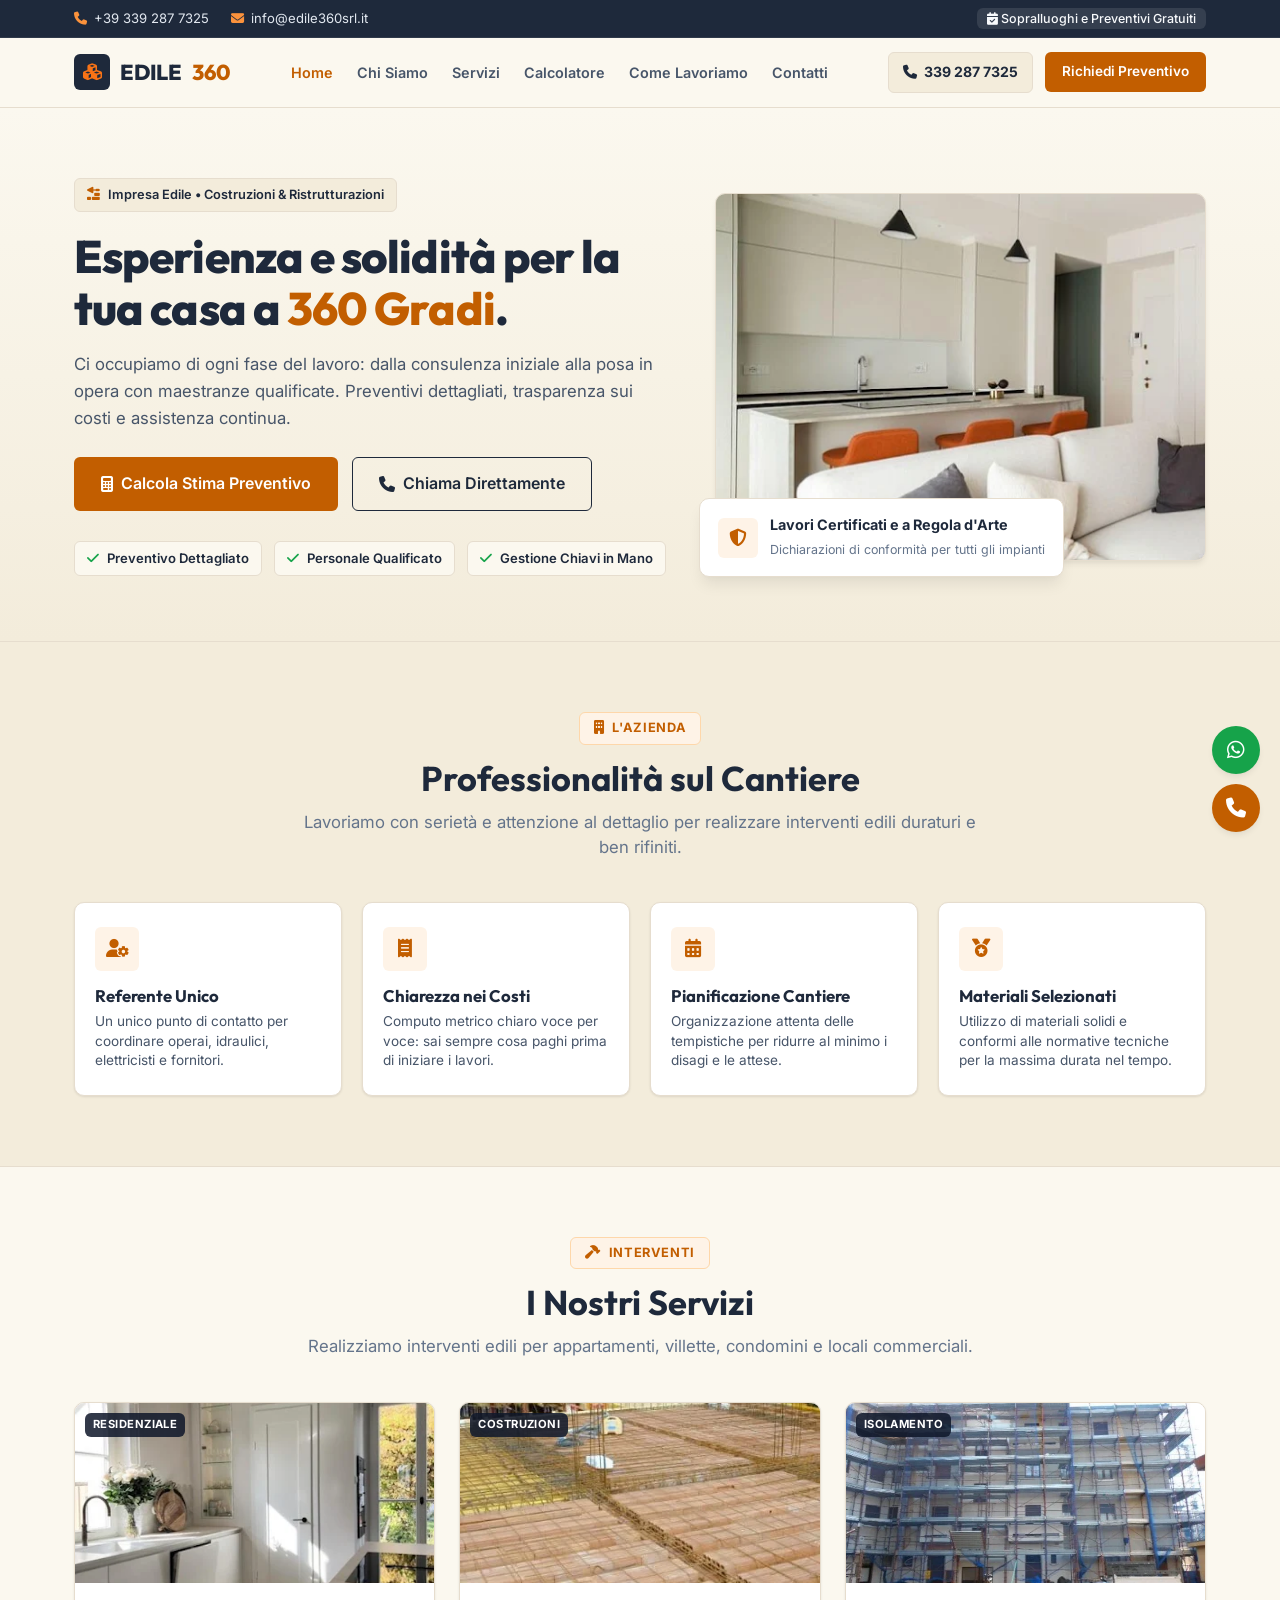
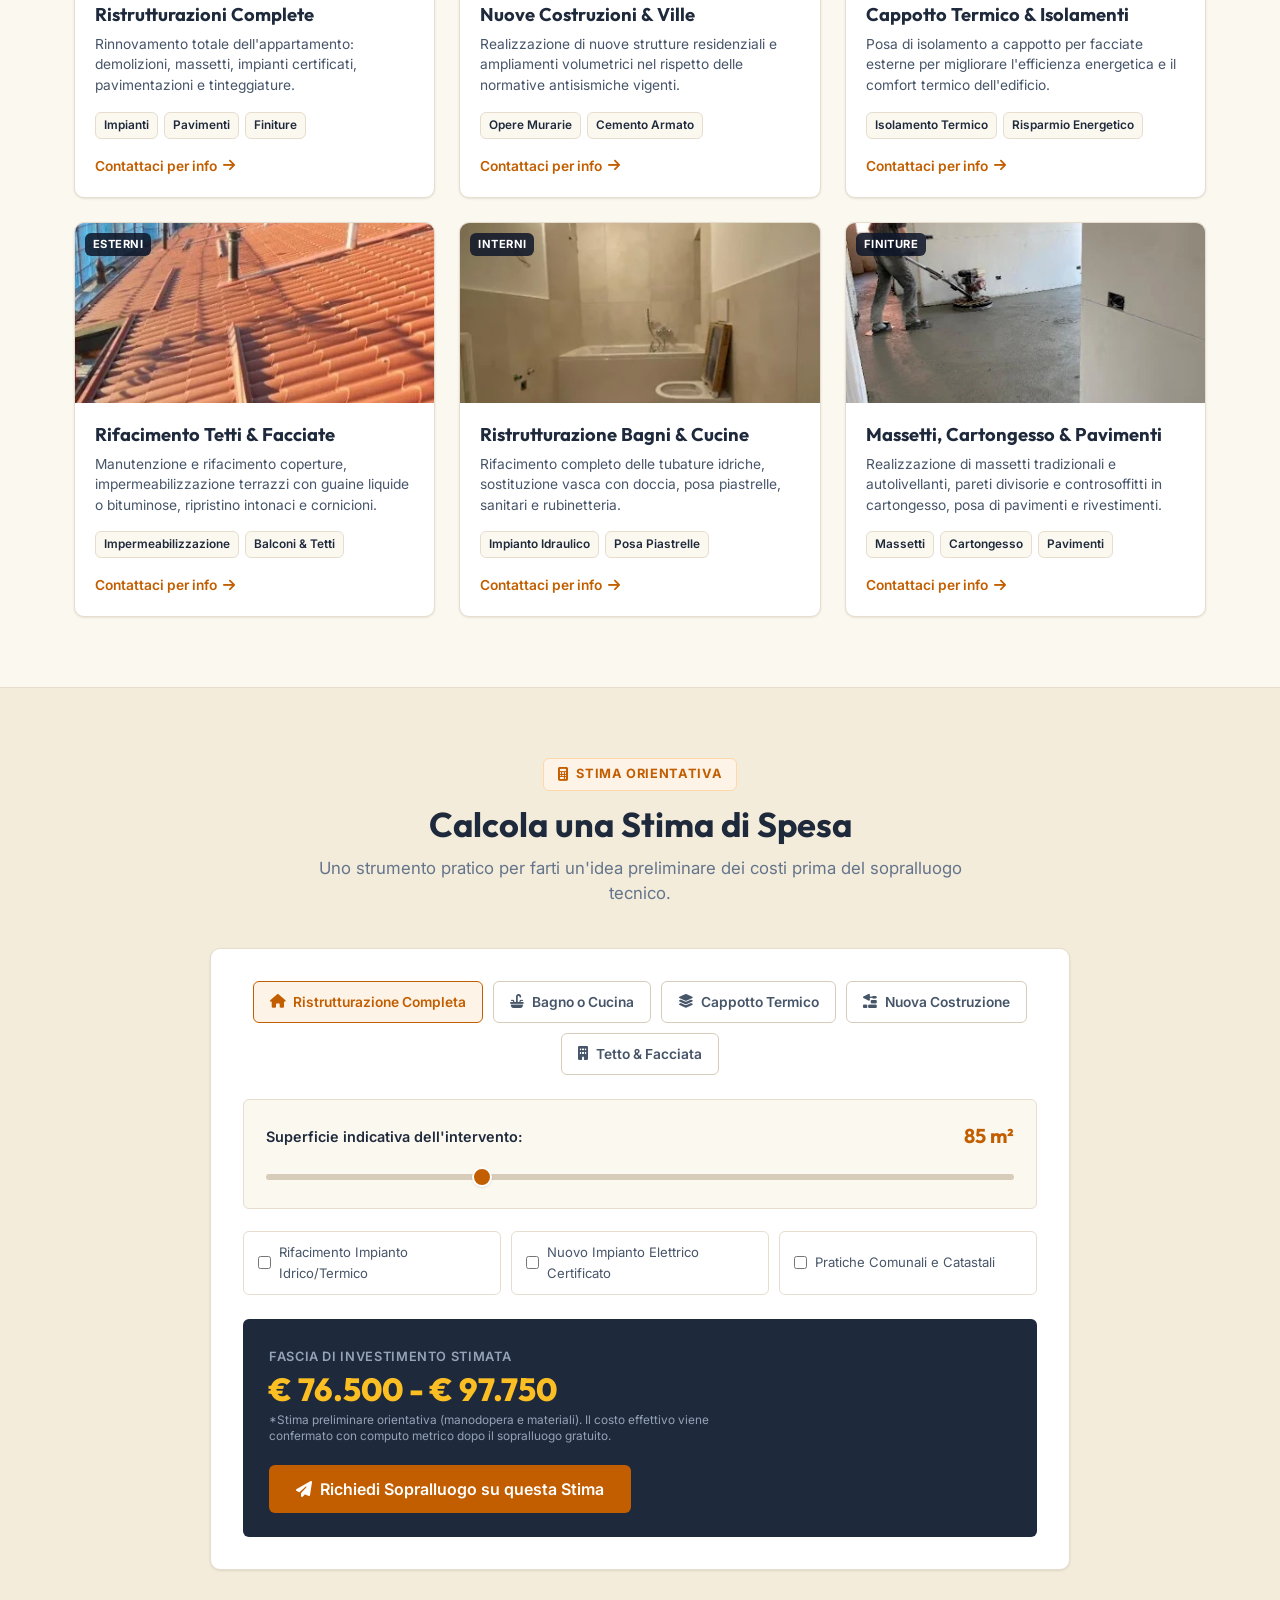
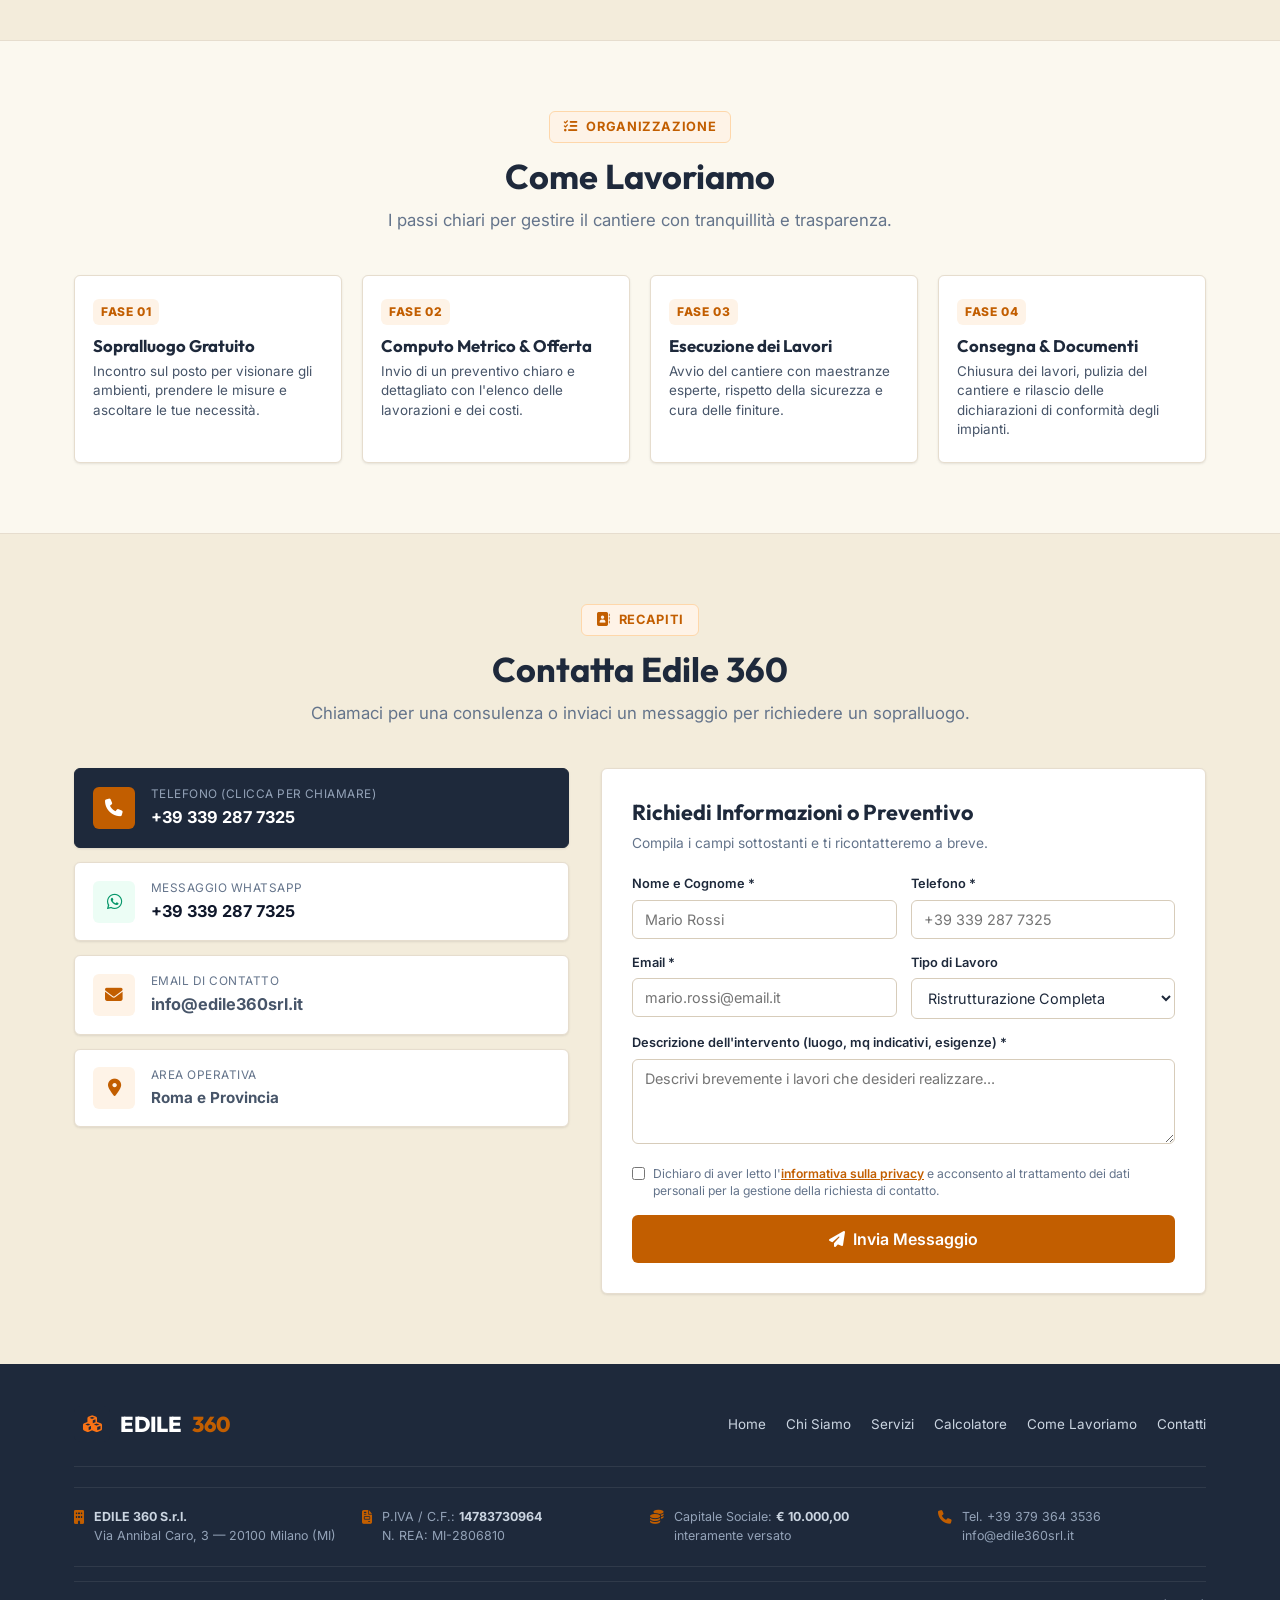
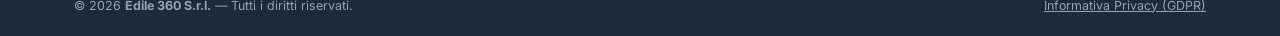
<file: index.html>
<!DOCTYPE html>
<html lang="it">

<head>
  <meta charset="UTF-8">
  <meta name="viewport" content="width=device-width, initial-scale=1.0">
  <title>Edile 360 | Impresa Edile & Ristrutturazioni</title>
  <meta name="description"
    content="Edile 360 è un'impresa edile specializzata in ristrutturazioni complete, nuove costruzioni ed efficientamento energetico. Preventivi chiari e sopralluoghi gratuiti.">
  <meta name="robots" content="noindex, nofollow">

  <!-- Open Graph -->
  <meta property="og:title" content="Edile 360 | Impresa Edile & Ristrutturazioni">
  <meta property="og:description" content="Professionalità, serietà e rispetto dei tempi per la tua casa o azienda.">
  <meta property="og:type" content="website">

  <!-- Google Fonts: Outfit & Inter -->
  <link rel="preconnect" href="https://fonts.googleapis.com">
  <link rel="preconnect" href="https://fonts.gstatic.com" crossorigin>
  <link
    href="https://fonts.googleapis.com/css2?family=Inter:wght@400;500;600;700&family=Outfit:wght@600;700;800&display=swap"
    rel="stylesheet">

  <!-- FontAwesome Icons -->
  <link rel="stylesheet" href="https://cdnjs.cloudflare.com/ajax/libs/font-awesome/6.5.1/css/all.min.css">

  <!-- Main Stylesheet -->
  <link rel="stylesheet" href="css/style.css?v=3.3">

  <!-- Favicon -->
  <link rel="icon"
    href="data:image/svg+xml,<svg xmlns='http://www.w3.org/2000/svg' viewBox='0 0 100 100'><circle cx='50' cy='50' r='48' fill='%231e293b'/><path d='M30 70 L50 25 L70 70 Z' fill='%23b45309'/><circle cx='50' cy='55' r='12' fill='%23ffffff'/></svg>">
</head>

<body>

  <!-- ================= TOP CONTACT BAR ================= -->
  <div class="top-bar">
    <div class="container top-bar-content">
      <div class="top-bar-links">
        <a href="tel:+393392877325" class="top-bar-item">
          <i class="fa-solid fa-phone"></i>
          <span>+39 339 287 7325</span>
        </a>
        <a href="mailto: info@edile360srl.it" class="top-bar-item">
          <i class="fa-solid fa-envelope"></i>
          <span> info@edile360srl.it</span>
        </a>
      </div>
      <div>
        <span class="top-bar-badge">
          <i class="fa-solid fa-calendar-check"></i> Sopralluoghi e Preventivi Gratuiti
        </span>
      </div>
    </div>
  </div>

  <!-- ================= HEADER & NAV ================= -->
  <header class="header">
    <div class="container nav-container">
      <a href="#home" class="logo">
        <div class="logo-badge">
          <i class="fa-solid fa-cubes"></i>
        </div>
        EDILE<span>360</span>
      </a>

      <nav class="nav-menu">
        <a href="#home" class="nav-link active">Home</a>
        <a href="#chi-siamo" class="nav-link">Chi Siamo</a>
        <a href="#servizi" class="nav-link">Servizi</a>
        <a href="#calcolatore" class="nav-link">Calcolatore</a>
        <a href="#processo" class="nav-link">Come Lavoriamo</a>
        <a href="#contatti" class="nav-link">Contatti</a>
      </nav>

      <div class="nav-cta-group">
        <a href="tel:+393392877325" class="nav-phone-chip">
          <i class="fa-solid fa-phone"></i> 339 287 7325
        </a>
        <a href="#contatti" class="btn btn-primary btn-sm">
          Richiedi Preventivo
        </a>
      </div>

      <button class="mobile-toggle" aria-label="Apri Menu">
        <i class="fa-solid fa-bars"></i>
      </button>
    </div>
  </header>

  <main id="home">
    <!-- ================= HERO SECTION ================= -->
    <section class="hero">
      <div class="container">
        <div class="hero-grid">
          <div class="hero-content">
            <div class="hero-tag">
              <i class="fa-solid fa-trowel-bricks"></i>
              <span>Impresa Edile • Costruzioni & Ristrutturazioni</span>
            </div>

            <h1 class="hero-title">
              Esperienza e solidità per la tua casa a <span class="highlight">360 Gradi</span>.
            </h1>

            <p class="hero-description">
              Ci occupiamo di ogni fase del lavoro: dalla consulenza iniziale alla posa in opera con maestranze
              qualificate. Preventivi dettagliati, trasparenza sui costi e assistenza continua.
            </p>

            <div class="hero-actions">
              <a href="#calcolatore" class="btn btn-primary btn-lg">
                <i class="fa-solid fa-calculator"></i> Calcola Stima Preventivo
              </a>
              <a href="tel:+393392877325" class="btn btn-outline-dark btn-lg">
                <i class="fa-solid fa-phone"></i> Chiama Direttamente
              </a>
            </div>

            <div class="hero-pills">
              <div class="hero-pill-item">
                <i class="fa-solid fa-check"></i>
                <span>Preventivo Dettagliato</span>
              </div>
              <div class="hero-pill-item">
                <i class="fa-solid fa-check"></i>
                <span>Personale Qualificato</span>
              </div>
              <div class="hero-pill-item">
                <i class="fa-solid fa-check"></i>
                <span>Gestione Chiavi in Mano</span>
              </div>
            </div>
          </div>

          <!-- Hero Image Side -->
          <div class="hero-visual-card">
            <div class="hero-image-wrapper">
              <img src="Media/hero-soggiorno-open-space.webp" alt="Ristrutturazione Edile 360" class="hero-image">
            </div>
            <div class="hero-floating-card">
              <div class="floating-icon">
                <i class="fa-solid fa-shield-halved"></i>
              </div>
              <div class="floating-text">
                <strong>Lavori Certificati e a Regola d'Arte</strong>
                <span>Dichiarazioni di conformità per tutti gli impianti</span>
              </div>
            </div>
          </div>
        </div>
      </div>
    </section>

    <!-- ================= CHI SIAMO ================= -->
    <section id="chi-siamo" class="section-padding about">
      <div class="container">
        <div class="section-header">
          <div class="badge-chip"><i class="fa-solid fa-building"></i> L'Azienda</div>
          <h2 class="section-title">Professionalità sul Cantiere</h2>
          <p class="section-subtitle">Lavoriamo con serietà e attenzione al dettaglio per realizzare interventi edili
            duraturi e ben rifiniti.</p>
        </div>

        <div class="about-features-grid">
          <div class="about-pill-card">
            <div class="about-pill-icon">
              <i class="fa-solid fa-user-gear"></i>
            </div>
            <h3>Referente Unico</h3>
            <p>Un unico punto di contatto per coordinare operai, idraulici, elettricisti e fornitori.</p>
          </div>

          <div class="about-pill-card">
            <div class="about-pill-icon">
              <i class="fa-solid fa-receipt"></i>
            </div>
            <h3>Chiarezza nei Costi</h3>
            <p>Computo metrico chiaro voce per voce: sai sempre cosa paghi prima di iniziare i lavori.</p>
          </div>

          <div class="about-pill-card">
            <div class="about-pill-icon">
              <i class="fa-solid fa-calendar-days"></i>
            </div>
            <h3>Pianificazione Cantiere</h3>
            <p>Organizzazione attenta delle tempistiche per ridurre al minimo i disagi e le attese.</p>
          </div>

          <div class="about-pill-card">
            <div class="about-pill-icon">
              <i class="fa-solid fa-medal"></i>
            </div>
            <h3>Materiali Selezionati</h3>
            <p>Utilizzo di materiali solidi e conformi alle normative tecniche per la massima durata nel tempo.</p>
          </div>
        </div>
      </div>
    </section>

    <!-- ================= SERVICES ================= -->
    <section id="servizi" class="section-padding services">
      <div class="container">
        <div class="section-header">
          <div class="badge-chip"><i class="fa-solid fa-hammer"></i> Interventi</div>
          <h2 class="section-title">I Nostri Servizi</h2>
          <p class="section-subtitle">Realizziamo interventi edili per appartamenti, villette, condomini e locali
            commerciali.</p>
        </div>

        <div class="services-grid">
          <!-- 1 -->
          <div class="service-card-fresh">
            <div class="service-card-image">
              <img src="Media/ristrutturazione-cucina-parquet.webp" alt="Ristrutturazione Completa">
              <span class="service-chip-floating">Residenziale</span>
            </div>
            <div class="service-card-body">
              <div>
                <h3>Ristrutturazioni Complete</h3>
                <p>Rinnovamento totale dell'appartamento: demolizioni, massetti, impianti certificati, pavimentazioni e
                  tinteggiature.</p>
                <div class="service-tags-row">
                  <span class="service-mini-tag">Impianti</span>
                  <span class="service-mini-tag">Pavimenti</span>
                  <span class="service-mini-tag">Finiture</span>
                </div>
              </div>
              <a href="#contatti" class="service-action-link">Contattaci per info <i
                  class="fa-solid fa-arrow-right"></i></a>
            </div>
          </div>

          <!-- 2 -->
          <div class="service-card-fresh">
            <div class="service-card-image">
              <img src="Media/nuove-costruzioni-solaio-armato.webp" alt="Nuove Costruzioni e Opere Murarie">
              <span class="service-chip-floating">Costruzioni</span>
            </div>
            <div class="service-card-body">
              <div>
                <h3>Nuove Costruzioni & Ville</h3>
                <p>Realizzazione di nuove strutture residenziali e ampliamenti volumetrici nel rispetto delle normative
                  antisismiche vigenti.</p>
                <div class="service-tags-row">
                  <span class="service-mini-tag">Opere Murarie</span>
                  <span class="service-mini-tag">Cemento Armato</span>
                </div>
              </div>
              <a href="#contatti" class="service-action-link">Contattaci per info <i
                  class="fa-solid fa-arrow-right"></i></a>
            </div>
          </div>

          <!-- 3 -->
          <div class="service-card-fresh">
            <div class="service-card-image">
              <img src="Media/cappotto-termico-ponteggi-facciata.webp" alt="Cappotto Termico e Ponteggi">
              <span class="service-chip-floating">Isolamento</span>
            </div>
            <div class="service-card-body">
              <div>
                <h3>Cappotto Termico & Isolamenti</h3>
                <p>Posa di isolamento a cappotto per facciate esterne per migliorare l'efficienza energetica e il
                  comfort termico dell'edificio.</p>
                <div class="service-tags-row">
                  <span class="service-mini-tag">Isolamento Termico</span>
                  <span class="service-mini-tag">Risparmio Energetico</span>
                </div>
              </div>
              <a href="#contatti" class="service-action-link">Contattaci per info <i
                  class="fa-solid fa-arrow-right"></i></a>
            </div>
          </div>

          <!-- 4 -->
          <div class="service-card-fresh">
            <div class="service-card-image">
              <img src="Media/rifacimento-tetto-tegole.webp" alt="Rifacimento Tetto in Tegole">
              <span class="service-chip-floating">Esterni</span>
            </div>
            <div class="service-card-body">
              <div>
                <h3>Rifacimento Tetti & Facciate</h3>
                <p>Manutenzione e rifacimento coperture, impermeabilizzazione terrazzi con guaine liquide o bituminose,
                  ripristino intonaci e cornicioni.</p>
                <div class="service-tags-row">
                  <span class="service-mini-tag">Impermeabilizzazione</span>
                  <span class="service-mini-tag">Balconi & Tetti</span>
                </div>
              </div>
              <a href="#contatti" class="service-action-link">Contattaci per info <i
                  class="fa-solid fa-arrow-right"></i></a>
            </div>
          </div>

          <!-- 5 -->
          <div class="service-card-fresh">
            <div class="service-card-image">
              <img src="Media/ristrutturazione-bagno-moderno.webp" alt="Ristrutturazione Bagno Moderno">
              <span class="service-chip-floating">Interni</span>
            </div>
            <div class="service-card-body">
              <div>
                <h3>Ristrutturazione Bagni & Cucine</h3>
                <p>Rifacimento completo delle tubature idriche, sostituzione vasca con doccia, posa piastrelle, sanitari
                  e rubinetteria.</p>
                <div class="service-tags-row">
                  <span class="service-mini-tag">Impianto Idraulico</span>
                  <span class="service-mini-tag">Posa Piastrelle</span>
                </div>
              </div>
              <a href="#contatti" class="service-action-link">Contattaci per info <i
                  class="fa-solid fa-arrow-right"></i></a>
            </div>
          </div>

          <!-- 6 -->
          <div class="service-card-fresh">
            <div class="service-card-image">
              <img src="Media/massetto-lavori-pavimento.webp" alt="Massetti e Pavimenti">
              <span class="service-chip-floating">Finiture</span>
            </div>
            <div class="service-card-body">
              <div>
                <h3>Massetti, Cartongesso & Pavimenti</h3>
                <p>Realizzazione di massetti tradizionali e autolivellanti, pareti divisorie e controsoffitti in
                  cartongesso, posa di pavimenti e rivestimenti.</p>
                <div class="service-tags-row">
                  <span class="service-mini-tag">Massetti</span>
                  <span class="service-mini-tag">Cartongesso</span>
                  <span class="service-mini-tag">Pavimenti</span>
                </div>
              </div>
              <a href="#contatti" class="service-action-link">Contattaci per info <i
                  class="fa-solid fa-arrow-right"></i></a>
            </div>
          </div>
        </div>
      </div>
    </section>

    <!-- ================= CALCULATOR ================= -->
    <section id="calcolatore" class="section-padding calculator-section">
      <div class="container">
        <div class="section-header">
          <div class="badge-chip"><i class="fa-solid fa-calculator"></i> Stima Orientativa</div>
          <h2 class="section-title">Calcola una Stima di Spesa</h2>
          <p class="section-subtitle">Uno strumento pratico per farti un'idea preliminare dei costi prima del
            sopralluogo tecnico.</p>
        </div>

        <div class="calc-fresh-container">
          <!-- Type of project -->
          <div class="calc-options-pills">
            <label class="calc-pill-label selected">
              <input type="radio" name="calc-service" value="ristrutturazione-totale" checked>
              <i class="fa-solid fa-house"></i> Ristrutturazione Completa
            </label>
            <label class="calc-pill-label">
              <input type="radio" name="calc-service" value="bagno-cucina">
              <i class="fa-solid fa-sink"></i> Bagno o Cucina
            </label>
            <label class="calc-pill-label">
              <input type="radio" name="calc-service" value="cappotto-termico">
              <i class="fa-solid fa-layer-group"></i> Cappotto Termico
            </label>
            <label class="calc-pill-label">
              <input type="radio" name="calc-service" value="nuova-costruzione">
              <i class="fa-solid fa-trowel-bricks"></i> Nuova Costruzione
            </label>
            <label class="calc-pill-label">
              <input type="radio" name="calc-service" value="tetto-facciata">
              <i class="fa-solid fa-building"></i> Tetto & Facciata
            </label>
          </div>

          <!-- Mq Slider -->
          <div class="calc-slider-card">
            <div class="calc-slider-top">
              <span>Superficie indicativa dell'intervento:</span>
              <strong id="mq-value">85 m²</strong>
            </div>
            <input type="range" id="calc-mq" class="range-slider" min="20" max="250" value="85" step="5">
          </div>

          <!-- Extra Options -->
          <div class="calc-extras-bar">
            <label class="calc-extra-chip">
              <input type="checkbox" class="calc-extra-checkbox" data-cost="2500">
              <span>Rifacimento Impianto Idrico/Termico</span>
            </label>
            <label class="calc-extra-chip">
              <input type="checkbox" class="calc-extra-checkbox" data-cost="2000">
              <span>Nuovo Impianto Elettrico Certificato</span>
            </label>
            <label class="calc-extra-chip">
              <input type="checkbox" class="calc-extra-checkbox" data-cost="1500">
              <span>Pratiche Comunali e Catastali</span>
            </label>
          </div>

          <!-- Result Bar -->
          <div class="calc-estimate-result-box">
            <div class="calc-estimate-left">
              <span class="est-label">Fascia di investimento stimata</span>
              <div class="est-price" id="calc-price-result">€ 76.500 - € 97.750</div>
              <span class="est-sub">*Stima preliminare orientativa (manodopera e materiali). Il costo effettivo viene
                confermato con computo metrico dopo il sopralluogo gratuito.</span>
            </div>
            <button id="calc-apply-btn" class="btn btn-primary btn-lg">
              <i class="fa-solid fa-paper-plane"></i> Richiedi Sopralluogo su questa Stima
            </button>
          </div>
        </div>
      </div>
    </section>

    <!-- ================= COME LAVORIAMO ================= -->
    <section id="processo" class="section-padding process-compact">
      <div class="container">
        <div class="section-header">
          <div class="badge-chip"><i class="fa-solid fa-list-check"></i> Organizzazione</div>
          <h2 class="section-title">Come Lavoriamo</h2>
          <p class="section-subtitle">I passi chiari per gestire il cantiere con tranquillità e trasparenza.</p>
        </div>

        <div class="process-steps-row">
          <div class="step-card">
            <span class="step-number-badge">Fase 01</span>
            <h4>Sopralluogo Gratuito</h4>
            <p>Incontro sul posto per visionare gli ambienti, prendere le misure e ascoltare le tue necessità.</p>
          </div>

          <div class="step-card">
            <span class="step-number-badge">Fase 02</span>
            <h4>Computo Metrico & Offerta</h4>
            <p>Invio di un preventivo chiaro e dettagliato con l'elenco delle lavorazioni e dei costi.</p>
          </div>

          <div class="step-card">
            <span class="step-number-badge">Fase 03</span>
            <h4>Esecuzione dei Lavori</h4>
            <p>Avvio del cantiere con maestranze esperte, rispetto della sicurezza e cura delle finiture.</p>
          </div>

          <div class="step-card">
            <span class="step-number-badge">Fase 04</span>
            <h4>Consegna & Documenti</h4>
            <p>Chiusura dei lavori, pulizia del cantiere e rilascio delle dichiarazioni di conformità degli impianti.
            </p>
          </div>
        </div>
      </div>
    </section>

    <!-- ================= CONTACT SECTION ================= -->
    <section id="contatti" class="section-padding contact-section">
      <div class="container">
        <div class="section-header">
          <div class="badge-chip"><i class="fa-solid fa-address-book"></i> Recapiti</div>
          <h2 class="section-title">Contatta Edile 360</h2>
          <p class="section-subtitle">Chiamaci per una consulenza o inviaci un messaggio per richiedere un sopralluogo.
          </p>
        </div>

        <div class="contact-layout-fresh">
          <!-- Fast Actions -->
          <div class="contact-fast-cards">
            <!-- Call -->
            <a href="tel:+393392877325" class="fast-card featured-call">
              <div class="fast-card-icon">
                <i class="fa-solid fa-phone"></i>
              </div>
              <div class="fast-card-info">
                <span class="label">Telefono (Clicca per chiamare)</span>
                <span class="val">+39 339 287 7325</span>
              </div>
            </a>

            <!-- WhatsApp -->
            <a href="https://wa.me/393392877325?text=Salve%20Edile%20360,%20vorrei%20informazioni%20per%20un%20preventivo"
              target="_blank" rel="noopener" class="fast-card">
              <div class="fast-card-icon" style="background: #ecfdf5; color: #059669;">
                <i class="fa-brands fa-whatsapp"></i>
              </div>
              <div class="fast-card-info">
                <span class="label">Messaggio WhatsApp</span>
                <span class="val" style="color: #0f172a;">+39 339 287 7325</span>
              </div>
            </a>

            <!-- Email -->
            <a href="mailto: info@edile360srl.it" class="fast-card">
              <div class="fast-card-icon">
                <i class="fa-solid fa-envelope"></i>
              </div>
              <div class="fast-card-info">
                <span class="label">Email di Contatto</span>
                <span class="val"> info@edile360srl.it</span>
              </div>
            </a>

            <!-- Location -->
            <div class="fast-card">
              <div class="fast-card-icon">
                <i class="fa-solid fa-location-dot"></i>
              </div>
              <div class="fast-card-info">
                <span class="label">Area Operativa</span>
                <span class="val" style="font-size: 0.95rem;">Roma e Provincia</span>
              </div>
            </div>
          </div>

          <!-- Clean Form -->
          <div class="contact-form-fresh">
            <h3>Richiedi Informazioni o Preventivo</h3>
            <p>Compila i campi sottostanti e ti ricontatteremo a breve.</p>

            <form id="main-contact-form">
              <div class="form-row-2">
                <div class="form-group-clean">
                  <label for="contact-name">Nome e Cognome *</label>
                  <input type="text" id="contact-name" class="form-input-clean" placeholder="Mario Rossi" required>
                </div>
                <div class="form-group-clean">
                  <label for="contact-phone">Telefono *</label>
                  <input type="tel" id="contact-phone" class="form-input-clean" placeholder="+39 339 287 7325" required>
                </div>
              </div>

              <div class="form-row-2">
                <div class="form-group-clean">
                  <label for="contact-email">Email *</label>
                  <input type="email" id="contact-email" class="form-input-clean" placeholder="mario.rossi@email.it"
                    required>
                </div>
                <div class="form-group-clean">
                  <label for="contact-service">Tipo di Lavoro</label>
                  <select id="contact-service" class="form-input-clean">
                    <option value="Ristrutturazione Completa">Ristrutturazione Completa</option>
                    <option value="Nuova Costruzione">Nuova Costruzione / Villa</option>
                    <option value="Cappotto Termico">Cappotto Termico</option>
                    <option value="Tetto e Facciata">Tetto e Facciata</option>
                    <option value="Bagno o Cucina">Bagno o Cucina</option>
                    <option value="Altro">Altro Intervento</option>
                  </select>
                </div>
              </div>

              <div class="form-group-clean">
                <label for="contact-message">Descrizione dell'intervento (luogo, mq indicativi, esigenze) *</label>
                <textarea id="contact-message" class="form-input-clean" rows="3"
                  placeholder="Descrivi brevemente i lavori che desideri realizzare..." required></textarea>
              </div>

              <label class="privacy-check-label">
                <input type="checkbox" id="contact-privacy" required>
                <span>Dichiaro di aver letto l'<a href="Informativa Privacy\Informativa Privacy Edile 360.pdf"
                    target="_blank" style="color: #c25e00; font-weight: 600; text-decoration: underline;">informativa
                    sulla privacy</a> e acconsento al trattamento dei dati personali per la gestione della richiesta di
                  contatto.</span>
              </label>

              <button type="submit" class="btn btn-primary btn-lg btn-block">
                <i class="fa-solid fa-paper-plane"></i> Invia Messaggio
              </button>
            </form>
          </div>
        </div>
      </div>
    </section>
  </main>

  <!-- ================= FOOTER ================= -->
  <footer class="footer-fresh">
    <div class="container">
      <div class="footer-top-row">
        <a href="#home" class="logo" style="color: #ffffff;">
          <div class="logo-badge">
            <i class="fa-solid fa-cubes"></i>
          </div>
          EDILE<span>360</span>
        </a>

        <div class="footer-nav-links">
          <a href="#home">Home</a>
          <a href="#chi-siamo">Chi Siamo</a>
          <a href="#servizi">Servizi</a>
          <a href="#calcolatore">Calcolatore</a>
          <a href="#processo">Come Lavoriamo</a>
          <a href="#contatti">Contatti</a>
        </div>
      </div>

      <!-- Dati Legali Società -->
      <div class="footer-legal-row">
        <div class="footer-legal-grid">
          <div class="footer-legal-item">
            <i class="fa-solid fa-building"></i>
            <span><strong>EDILE 360 S.r.l.</strong><br>Via Annibal Caro, 3 — 20100 Milano (MI)</span>
          </div>
          <div class="footer-legal-item">
            <i class="fa-solid fa-file-invoice"></i>
            <span>P.IVA / C.F.: <strong>14783730964</strong><br>N. REA: MI-2806810</span>
          </div>
          <div class="footer-legal-item">
            <i class="fa-solid fa-coins"></i>
            <span>Capitale Sociale: <strong>€ 10.000,00</strong><br>interamente versato</span>
          </div>
          <div class="footer-legal-item">
            <i class="fa-solid fa-phone"></i>
            <span><a href="tel:+393793643536" style="color: #94a3b8;">Tel. +39 379 364 3536</a><br>
              <a href="mailto:info@edile360srl.it" style="color: #94a3b8;">info@edile360srl.it</a></span>
          </div>
        </div>
      </div>

      <div class="footer-bottom-row">
        <span>&copy; 2026 <strong>Edile 360 S.r.l.</strong> — Tutti i diritti riservati.</span>
        <a href="informativa-privacy.html" target="_blank" class="footer-privacy-link">Informativa Privacy (GDPR)</a>
      </div>
    </div>
  </footer>

  <!-- ================= FLOATING ACTION BUTTONS ================= -->
  <div class="floating-actions">
    <a href="https://wa.me/393392877325?text=Salve%20Edile%20360,%20vorrei%20richiedere%20un%20preventivo"
      target="_blank" rel="noopener" class="floating-btn floating-whatsapp" title="Contattaci su WhatsApp">
      <i class="fa-brands fa-whatsapp"></i>
    </a>
    <a href="tel:+393392877325" class="floating-btn floating-phone" title="Chiama Ora">
      <i class="fa-solid fa-phone"></i>
    </a>
    <button class="scroll-to-top" title="Torna in cima" aria-label="Torna in cima">
      <i class="fa-solid fa-arrow-up"></i>
    </button>
  </div>

  <!-- Toast Notification -->
  <div id="toast-notification" class="toast-notification">
    <i class="fa-solid fa-circle-check toast-icon"></i>
    <span class="toast-text">Richiesta inviata con successo!</span>
  </div>

  <!-- Main JS -->
  <script src="js/main.js?v=3.2"></script>
</body>

</html>
</file>
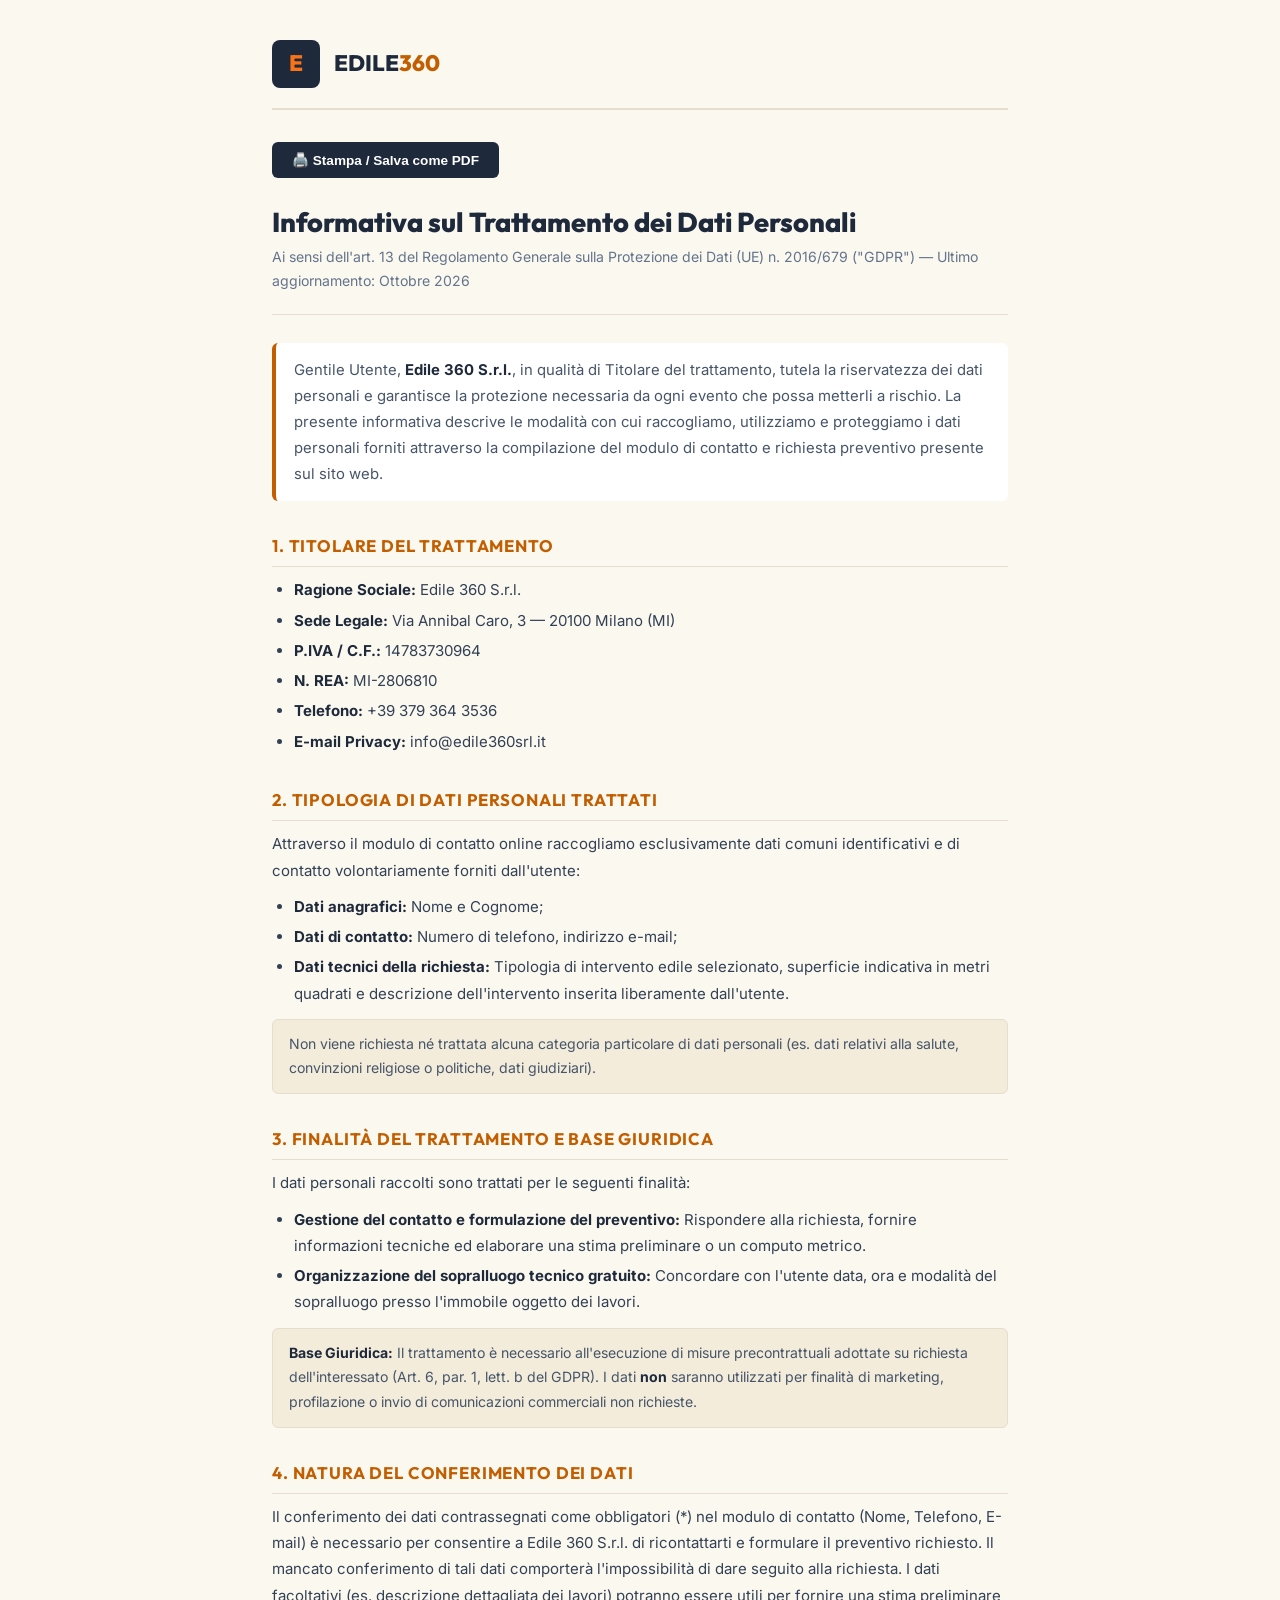
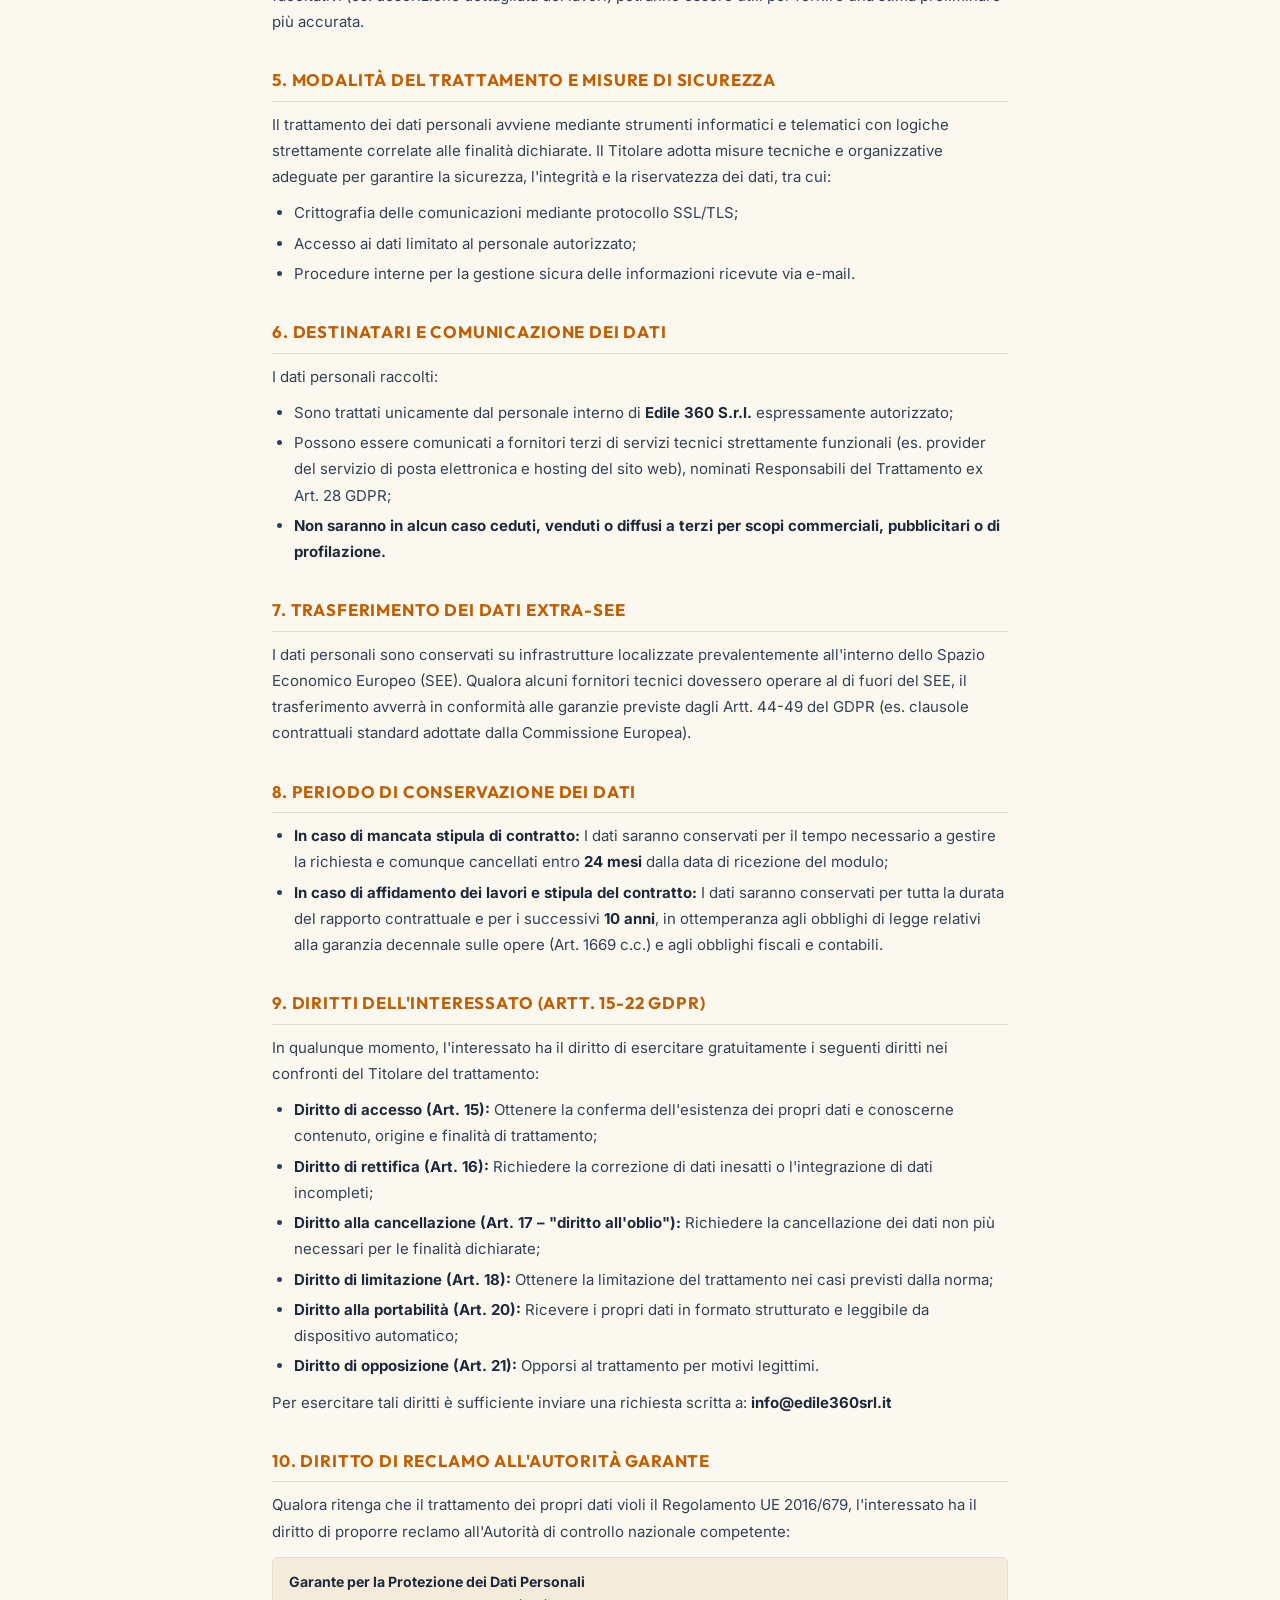
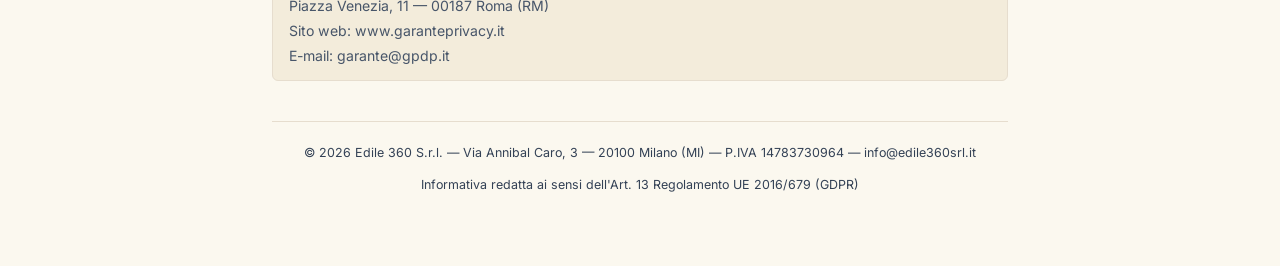
<file: informativa-privacy.html>
<!DOCTYPE html>
<html lang="it">
<head>
  <meta charset="UTF-8">
  <meta name="viewport" content="width=device-width, initial-scale=1.0">
  <title>Informativa Privacy - Edile 360 S.r.l.</title>
  <meta name="robots" content="noindex, nofollow">
  <link rel="preconnect" href="https://fonts.googleapis.com">
  <link href="https://fonts.googleapis.com/css2?family=Inter:wght@400;500;600;700&family=Outfit:wght@700;800&display=swap" rel="stylesheet">
  <style>
    *, *::before, *::after { margin: 0; padding: 0; box-sizing: border-box; }
    body {
      font-family: 'Inter', sans-serif;
      background: #fbf8ef;
      color: #1e293b;
      line-height: 1.75;
      font-size: 15px;
    }
    .page {
      max-width: 800px;
      margin: 0 auto;
      padding: 40px 32px 60px;
    }
    .header-top {
      display: flex;
      align-items: center;
      gap: 14px;
      margin-bottom: 32px;
      padding-bottom: 20px;
      border-bottom: 2px solid #e6ddce;
    }
    .logo-badge {
      width: 48px;
      height: 48px;
      background: #1e293b;
      border-radius: 8px;
      display: flex;
      align-items: center;
      justify-content: center;
      color: #f97316;
      font-size: 1.4rem;
      font-family: 'Outfit', sans-serif;
      font-weight: 800;
      flex-shrink: 0;
    }
    .logo-text {
      font-family: 'Outfit', sans-serif;
      font-size: 1.4rem;
      font-weight: 800;
      color: #1e293b;
    }
    .logo-text span { color: #c25e00; }
    h1 {
      font-family: 'Outfit', sans-serif;
      font-size: 1.7rem;
      font-weight: 800;
      color: #1e293b;
      margin-bottom: 6px;
      line-height: 1.2;
    }
    .subtitle {
      font-size: 0.88rem;
      color: #64748b;
      margin-bottom: 28px;
      padding-bottom: 20px;
      border-bottom: 1px solid #e6ddce;
    }
    .intro {
      background: #fff;
      border-left: 4px solid #c25e00;
      padding: 14px 18px;
      border-radius: 6px;
      margin-bottom: 30px;
      font-size: 0.93rem;
      color: #475569;
    }
    h2 {
      font-family: 'Outfit', sans-serif;
      font-size: 1.05rem;
      font-weight: 700;
      color: #c25e00;
      text-transform: uppercase;
      letter-spacing: 0.05em;
      margin-top: 30px;
      margin-bottom: 10px;
      padding-bottom: 6px;
      border-bottom: 1px solid #e6ddce;
    }
    p { margin-bottom: 10px; color: #334155; }
    ul {
      list-style: disc;
      padding-left: 22px;
      margin-bottom: 10px;
      color: #334155;
    }
    ul li { margin-bottom: 4px; }
    .highlight-box {
      background: #f3ecdb;
      border: 1px solid #e6ddce;
      border-radius: 6px;
      padding: 12px 16px;
      margin: 12px 0;
      font-size: 0.88rem;
      color: #475569;
    }
    strong { color: #1e293b; }
    .footer-doc {
      margin-top: 40px;
      padding-top: 20px;
      border-top: 1px solid #e6ddce;
      font-size: 0.78rem;
      color: #94a3b8;
      text-align: center;
    }
    .print-btn {
      display: inline-flex;
      align-items: center;
      gap: 8px;
      background: #1e293b;
      color: #fff;
      padding: 10px 20px;
      border-radius: 6px;
      font-size: 0.85rem;
      font-weight: 600;
      border: none;
      cursor: pointer;
      margin-bottom: 28px;
      text-decoration: none;
    }
    @media print {
      .print-btn { display: none; }
      body { background: #fff; }
    }
    @media (max-width: 600px) {
      .page { padding: 24px 16px 40px; }
      h1 { font-size: 1.3rem; }
    }
  </style>
</head>
<body>
<div class="page">

  <div class="header-top">
    <div class="logo-badge">E</div>
    <div class="logo-text">EDILE<span>360</span></div>
  </div>

  <button class="print-btn" onclick="window.print()">🖨️ Stampa / Salva come PDF</button>

  <h1>Informativa sul Trattamento dei Dati Personali</h1>
  <p class="subtitle">Ai sensi dell'art. 13 del Regolamento Generale sulla Protezione dei Dati (UE) n. 2016/679 ("GDPR") — Ultimo aggiornamento: Ottobre 2026</p>

  <div class="intro">
    Gentile Utente, <strong>Edile 360 S.r.l.</strong>, in qualità di Titolare del trattamento, tutela la riservatezza dei dati personali e garantisce la protezione necessaria da ogni evento che possa metterli a rischio. La presente informativa descrive le modalità con cui raccogliamo, utilizziamo e proteggiamo i dati personali forniti attraverso la compilazione del modulo di contatto e richiesta preventivo presente sul sito web.
  </div>

  <h2>1. Titolare del Trattamento</h2>
  <ul>
    <li><strong>Ragione Sociale:</strong> Edile 360 S.r.l.</li>
    <li><strong>Sede Legale:</strong> Via Annibal Caro, 3 — 20100 Milano (MI)</li>
    <li><strong>P.IVA / C.F.:</strong> 14783730964</li>
    <li><strong>N. REA:</strong> MI-2806810</li>
    <li><strong>Telefono:</strong> +39 379 364 3536</li>
    <li><strong>E-mail Privacy:</strong> info@edile360srl.it</li>
  </ul>

  <h2>2. Tipologia di Dati Personali Trattati</h2>
  <p>Attraverso il modulo di contatto online raccogliamo esclusivamente dati comuni identificativi e di contatto volontariamente forniti dall'utente:</p>
  <ul>
    <li><strong>Dati anagrafici:</strong> Nome e Cognome;</li>
    <li><strong>Dati di contatto:</strong> Numero di telefono, indirizzo e-mail;</li>
    <li><strong>Dati tecnici della richiesta:</strong> Tipologia di intervento edile selezionato, superficie indicativa in metri quadrati e descrizione dell'intervento inserita liberamente dall'utente.</li>
  </ul>
  <div class="highlight-box">Non viene richiesta né trattata alcuna categoria particolare di dati personali (es. dati relativi alla salute, convinzioni religiose o politiche, dati giudiziari).</div>

  <h2>3. Finalità del Trattamento e Base Giuridica</h2>
  <p>I dati personali raccolti sono trattati per le seguenti finalità:</p>
  <ul>
    <li><strong>Gestione del contatto e formulazione del preventivo:</strong> Rispondere alla richiesta, fornire informazioni tecniche ed elaborare una stima preliminare o un computo metrico.</li>
    <li><strong>Organizzazione del sopralluogo tecnico gratuito:</strong> Concordare con l'utente data, ora e modalità del sopralluogo presso l'immobile oggetto dei lavori.</li>
  </ul>
  <div class="highlight-box">
    <strong>Base Giuridica:</strong> Il trattamento è necessario all'esecuzione di misure precontrattuali adottate su richiesta dell'interessato (Art. 6, par. 1, lett. b del GDPR). I dati <strong>non</strong> saranno utilizzati per finalità di marketing, profilazione o invio di comunicazioni commerciali non richieste.
  </div>

  <h2>4. Natura del Conferimento dei Dati</h2>
  <p>Il conferimento dei dati contrassegnati come obbligatori (*) nel modulo di contatto (Nome, Telefono, E-mail) è necessario per consentire a Edile 360 S.r.l. di ricontattarti e formulare il preventivo richiesto. Il mancato conferimento di tali dati comporterà l'impossibilità di dare seguito alla richiesta. I dati facoltativi (es. descrizione dettagliata dei lavori) potranno essere utili per fornire una stima preliminare più accurata.</p>

  <h2>5. Modalità del Trattamento e Misure di Sicurezza</h2>
  <p>Il trattamento dei dati personali avviene mediante strumenti informatici e telematici con logiche strettamente correlate alle finalità dichiarate. Il Titolare adotta misure tecniche e organizzative adeguate per garantire la sicurezza, l'integrità e la riservatezza dei dati, tra cui:</p>
  <ul>
    <li>Crittografia delle comunicazioni mediante protocollo SSL/TLS;</li>
    <li>Accesso ai dati limitato al personale autorizzato;</li>
    <li>Procedure interne per la gestione sicura delle informazioni ricevute via e-mail.</li>
  </ul>

  <h2>6. Destinatari e Comunicazione dei Dati</h2>
  <p>I dati personali raccolti:</p>
  <ul>
    <li>Sono trattati unicamente dal personale interno di <strong>Edile 360 S.r.l.</strong> espressamente autorizzato;</li>
    <li>Possono essere comunicati a fornitori terzi di servizi tecnici strettamente funzionali (es. provider del servizio di posta elettronica e hosting del sito web), nominati Responsabili del Trattamento ex Art. 28 GDPR;</li>
    <li><strong>Non saranno in alcun caso ceduti, venduti o diffusi a terzi per scopi commerciali, pubblicitari o di profilazione.</strong></li>
  </ul>

  <h2>7. Trasferimento dei Dati Extra-SEE</h2>
  <p>I dati personali sono conservati su infrastrutture localizzate prevalentemente all'interno dello Spazio Economico Europeo (SEE). Qualora alcuni fornitori tecnici dovessero operare al di fuori del SEE, il trasferimento avverrà in conformità alle garanzie previste dagli Artt. 44-49 del GDPR (es. clausole contrattuali standard adottate dalla Commissione Europea).</p>

  <h2>8. Periodo di Conservazione dei Dati</h2>
  <ul>
    <li><strong>In caso di mancata stipula di contratto:</strong> I dati saranno conservati per il tempo necessario a gestire la richiesta e comunque cancellati entro <strong>24 mesi</strong> dalla data di ricezione del modulo;</li>
    <li><strong>In caso di affidamento dei lavori e stipula del contratto:</strong> I dati saranno conservati per tutta la durata del rapporto contrattuale e per i successivi <strong>10 anni</strong>, in ottemperanza agli obblighi di legge relativi alla garanzia decennale sulle opere (Art. 1669 c.c.) e agli obblighi fiscali e contabili.</li>
  </ul>

  <h2>9. Diritti dell'Interessato (Artt. 15-22 GDPR)</h2>
  <p>In qualunque momento, l'interessato ha il diritto di esercitare gratuitamente i seguenti diritti nei confronti del Titolare del trattamento:</p>
  <ul>
    <li><strong>Diritto di accesso (Art. 15):</strong> Ottenere la conferma dell'esistenza dei propri dati e conoscerne contenuto, origine e finalità di trattamento;</li>
    <li><strong>Diritto di rettifica (Art. 16):</strong> Richiedere la correzione di dati inesatti o l'integrazione di dati incompleti;</li>
    <li><strong>Diritto alla cancellazione (Art. 17 – "diritto all'oblio"):</strong> Richiedere la cancellazione dei dati non più necessari per le finalità dichiarate;</li>
    <li><strong>Diritto di limitazione (Art. 18):</strong> Ottenere la limitazione del trattamento nei casi previsti dalla norma;</li>
    <li><strong>Diritto alla portabilità (Art. 20):</strong> Ricevere i propri dati in formato strutturato e leggibile da dispositivo automatico;</li>
    <li><strong>Diritto di opposizione (Art. 21):</strong> Opporsi al trattamento per motivi legittimi.</li>
  </ul>
  <p>Per esercitare tali diritti è sufficiente inviare una richiesta scritta a: <strong>info@edile360srl.it</strong></p>

  <h2>10. Diritto di Reclamo all'Autorità Garante</h2>
  <p>Qualora ritenga che il trattamento dei propri dati violi il Regolamento UE 2016/679, l'interessato ha il diritto di proporre reclamo all'Autorità di controllo nazionale competente:</p>
  <div class="highlight-box">
    <strong>Garante per la Protezione dei Dati Personali</strong><br>
    Piazza Venezia, 11 — 00187 Roma (RM)<br>
    Sito web: www.garanteprivacy.it<br>
    E-mail: garante@gpdp.it
  </div>

  <div class="footer-doc">
    <p>© 2026 Edile 360 S.r.l. — Via Annibal Caro, 3 — 20100 Milano (MI) — P.IVA 14783730964 — info@edile360srl.it</p>
    <p>Informativa redatta ai sensi dell'Art. 13 Regolamento UE 2016/679 (GDPR)</p>
  </div>

</div>
</body>
</html>
</file>
<file: css/style.css>
/* ==========================================================================
   EDILE 360 - AUTENTICO, SOLIDO & PROFESSIONALE (IMPRESA EDILE)
   ========================================================================== */

/* --- VARIABILI & TEMA CONCRETO --- */
:root {
  --primary: #c25e00; /* Terracotta / Arancio mattone edile solido */
  --primary-hover: #9a4900;
  --primary-light: #fef3e7;
  --primary-border: #fed7aa;

  --secondary: #1e293b; /* Antracite / Grafite profondo */
  --secondary-light: #334155;
  --secondary-subtle: #f3ecdb; /* Tono sabbia caldo per badge e dettagli */

  --bg-page: #fbf8ef; /* Fondo crema / avorio caldo con leggero tono dorato/giallo */
  --bg-page-warm: #f3ecdb; /* Tono sabbia caldo delicato per alternanza sezioni */
  --bg-card: #ffffff; /* Card bianche per massimo contrasto e pulizia */

  --border-light: #e6ddce; /* Bordi caldi in tinta naturale pietra */
  --border-medium: #d7ccba;

  --text-main: #0f172a;
  --text-body: #475569;
  --text-muted: #64748b;
  --text-white: #ffffff;

  --shadow-sm: 0 1px 3px rgba(0, 0, 0, 0.06), 0 1px 2px rgba(0, 0, 0, 0.04);
  --shadow-md: 0 4px 6px -1px rgba(0, 0, 0, 0.07), 0 2px 4px -2px rgba(0, 0, 0, 0.04);
  --shadow-lg: 0 10px 15px -3px rgba(0, 0, 0, 0.08), 0 4px 6px -4px rgba(0, 0, 0, 0.03);

  --radius-sm: 6px;
  --radius-md: 10px;
  --radius-lg: 14px;
  --radius-full: 9999px;

  --transition-fast: 0.15s ease-in-out;
  --transition-normal: 0.25s ease-in-out;

  --font-heading: 'Outfit', -apple-system, BlinkMacSystemFont, 'Segoe UI', sans-serif;
  --font-body: 'Inter', -apple-system, BlinkMacSystemFont, 'Segoe UI', sans-serif;
}

/* --- RESET & BASE --- */
*, *::before, *::after {
  margin: 0;
  padding: 0;
  box-sizing: border-box;
  -webkit-tap-highlight-color: transparent;
}

html {
  scroll-behavior: smooth;
  font-size: 16px;
}

body {
  font-family: var(--font-body);
  color: var(--text-body);
  background-color: var(--bg-page);
  line-height: 1.6;
  overflow-x: hidden;
  -webkit-font-smoothing: antialiased;
}

img {
  max-width: 100%;
  height: auto;
  display: block;
}

a {
  text-decoration: none;
  color: inherit;
  transition: all var(--transition-fast);
}

ul {
  list-style: none;
}

button, input, select, textarea {
  font-family: inherit;
  font-size: inherit;
}

.container {
  width: 100%;
  max-width: 1180px;
  margin: 0 auto;
  padding: 0 24px;
}

.section-padding {
  padding: 70px 0;
}

/* --- TIPOGRAFIA SOLIDA --- */
h1, h2, h3, h4, h5, h6 {
  font-family: var(--font-heading);
  font-weight: 700;
  color: var(--secondary);
  line-height: 1.25;
}

.section-header {
  text-align: center;
  max-width: 680px;
  margin: 0 auto 42px;
}

.badge-chip {
  display: inline-flex;
  align-items: center;
  gap: 8px;
  padding: 5px 14px;
  background: var(--primary-light);
  color: var(--primary);
  font-size: 0.8rem;
  font-weight: 700;
  letter-spacing: 0.05em;
  text-transform: uppercase;
  border-radius: var(--radius-sm);
  border: 1px solid var(--primary-border);
  margin-bottom: 12px;
}

.badge-chip i {
  font-size: 0.85rem;
}

.section-title {
  font-size: 2.15rem;
  margin-bottom: 10px;
  color: var(--secondary);
}

.section-subtitle {
  font-size: 1.05rem;
  color: var(--text-muted);
  line-height: 1.5;
}

.highlight {
  color: var(--primary);
}

/* --- PULSANTI SANI E CONCRETI --- */
.btn {
  display: inline-flex;
  align-items: center;
  justify-content: center;
  gap: 8px;
  padding: 12px 22px;
  font-size: 0.95rem;
  font-weight: 600;
  border-radius: var(--radius-sm);
  border: 1px solid transparent;
  cursor: pointer;
  transition: all var(--transition-fast);
}

.btn-primary {
  background-color: var(--primary);
  color: #ffffff;
}

.btn-primary:hover {
  background-color: var(--primary-hover);
  color: #ffffff;
}

.btn-outline-dark {
  background-color: transparent;
  color: var(--secondary);
  border-color: var(--secondary);
}

.btn-outline-dark:hover {
  background-color: var(--secondary);
  color: #ffffff;
}

.btn-sm {
  padding: 8px 16px;
  font-size: 0.85rem;
}

.btn-lg {
  padding: 13px 26px;
  font-size: 1rem;
}

.btn-block {
  width: 100%;
}

/* ==========================================================================
   TOP BAR & HEADER
   ========================================================================== */
.top-bar {
  background-color: var(--secondary);
  color: #cbd5e1;
  font-size: 0.82rem;
  padding: 8px 0;
  border-bottom: 1px solid rgba(255, 255, 255, 0.08);
}

.top-bar-content {
  display: flex;
  justify-content: space-between;
  align-items: center;
  flex-wrap: wrap;
  gap: 12px;
}

.top-bar-links {
  display: flex;
  align-items: center;
  gap: 22px;
}

.top-bar-item {
  display: inline-flex;
  align-items: center;
  gap: 7px;
  color: #e2e8f0;
}

.top-bar-item i {
  color: #fb923c;
}

.top-bar-item:hover {
  color: #ffffff;
}

.top-bar-badge {
  background: rgba(255, 255, 255, 0.1);
  color: #f8fafc;
  padding: 3px 10px;
  border-radius: var(--radius-sm);
  font-weight: 500;
  font-size: 0.78rem;
}

/* Header */
.header {
  position: sticky;
  top: 0;
  left: 0;
  width: 100%;
  background: var(--bg-page);
  border-bottom: 1px solid var(--border-light);
  z-index: 1000;
  transition: box-shadow var(--transition-fast), background var(--transition-fast);
}

.header.scrolled {
  box-shadow: var(--shadow-md);
}

.nav-container {
  display: flex;
  align-items: center;
  justify-content: space-between;
  padding: 14px 24px;
}

/* Logo */
.logo {
  display: flex;
  align-items: center;
  gap: 10px;
  font-family: var(--font-heading);
  font-size: 1.35rem;
  font-weight: 800;
  color: var(--secondary);
  letter-spacing: -0.01em;
}

.logo-badge {
  width: 36px;
  height: 36px;
  background-color: var(--secondary);
  border-radius: var(--radius-sm);
  display: flex;
  align-items: center;
  justify-content: center;
  color: #f97316;
  font-size: 1.05rem;
}

.logo span {
  color: var(--primary);
}

/* Nav Menu */
.nav-menu {
  display: flex;
  align-items: center;
  gap: 24px;
}

.nav-link {
  font-weight: 600;
  color: var(--text-body);
  font-size: 0.9rem;
  padding: 6px 0;
  position: relative;
}

.nav-link:hover, .nav-link.active {
  color: var(--primary);
}

.nav-cta-group {
  display: flex;
  align-items: center;
  gap: 12px;
}

.nav-phone-chip {
  display: flex;
  align-items: center;
  gap: 7px;
  padding: 8px 14px;
  background: var(--secondary-subtle);
  color: var(--secondary);
  border-radius: var(--radius-sm);
  font-size: 0.88rem;
  font-weight: 700;
  border: 1px solid var(--border-light);
}

.nav-phone-chip:hover {
  background: var(--primary-light);
  color: var(--primary);
  border-color: var(--primary-border);
}

.mobile-toggle {
  display: none;
  background: none;
  border: none;
  font-size: 1.4rem;
  color: var(--secondary);
  cursor: pointer;
  padding: 6px;
}

/* ==========================================================================
   HERO SECTION
   ========================================================================== */
.hero {
  position: relative;
  padding: 70px 0 65px;
  background: linear-gradient(180deg, var(--bg-page) 0%, var(--bg-page-warm) 100%);
  border-bottom: 1px solid var(--border-light);
}

.hero-grid {
  display: grid;
  grid-template-columns: 1.1fr 0.9fr;
  gap: 40px;
  align-items: center;
}

.hero-tag {
  display: inline-flex;
  align-items: center;
  gap: 8px;
  background: var(--secondary-subtle);
  padding: 6px 12px;
  border-radius: var(--radius-sm);
  font-size: 0.8rem;
  font-weight: 600;
  color: var(--secondary);
  border: 1px solid var(--border-light);
  margin-bottom: 18px;
}

.hero-tag i {
  color: var(--primary);
}

.hero-title {
  font-size: 2.85rem;
  font-weight: 800;
  letter-spacing: -0.02em;
  margin-bottom: 16px;
  color: var(--secondary);
  line-height: 1.15;
}

.hero-description {
  font-size: 1.05rem;
  color: var(--text-body);
  margin-bottom: 26px;
  line-height: 1.6;
}

.hero-actions {
  display: flex;
  align-items: center;
  gap: 14px;
  flex-wrap: wrap;
  margin-bottom: 30px;
}

/* Hero Key Metric Chips */
.hero-pills {
  display: flex;
  align-items: center;
  gap: 12px;
  flex-wrap: wrap;
}

.hero-pill-item {
  display: flex;
  align-items: center;
  gap: 8px;
  background: var(--bg-page);
  padding: 6px 12px;
  border-radius: var(--radius-sm);
  border: 1px solid var(--border-light);
  font-size: 0.82rem;
  font-weight: 600;
  color: var(--secondary);
}

.hero-pill-item i {
  color: #16a34a;
  font-size: 0.85rem;
}

/* Hero Visual Side */
.hero-visual-card {
  position: relative;
}

.hero-image-wrapper {
  position: relative;
  border-radius: var(--radius-md);
  overflow: hidden;
  box-shadow: var(--shadow-md);
  border: 1px solid var(--border-light);
  aspect-ratio: 4 / 3;
}

.hero-image {
  width: 100%;
  height: 100%;
  object-fit: cover;
}

.hero-floating-card {
  position: absolute;
  bottom: -16px;
  left: -16px;
  background: #ffffff;
  padding: 14px 18px;
  border-radius: var(--radius-md);
  box-shadow: var(--shadow-lg);
  border: 1px solid var(--border-light);
  display: flex;
  align-items: center;
  gap: 12px;
}

.floating-icon {
  width: 40px;
  height: 40px;
  border-radius: var(--radius-sm);
  background: var(--primary-light);
  color: var(--primary);
  display: flex;
  align-items: center;
  justify-content: center;
  font-size: 1.1rem;
  flex-shrink: 0;
}

.floating-text strong {
  display: block;
  font-size: 0.9rem;
  color: var(--secondary);
}

.floating-text span {
  font-size: 0.78rem;
  color: var(--text-muted);
}

/* ==========================================================================
   CHI SIAMO
   ========================================================================== */
.about {
  background-color: var(--bg-page-warm);
}

.about-features-grid {
  display: grid;
  grid-template-columns: repeat(4, 1fr);
  gap: 20px;
}

.about-pill-card {
  background: #ffffff;
  padding: 24px 20px;
  border-radius: var(--radius-md);
  border: 1px solid var(--border-light);
  box-shadow: var(--shadow-sm);
  transition: border-color var(--transition-fast);
}

.about-pill-card:hover {
  border-color: var(--primary);
}

.about-pill-icon {
  width: 44px;
  height: 44px;
  border-radius: var(--radius-sm);
  background: var(--primary-light);
  color: var(--primary);
  display: flex;
  align-items: center;
  justify-content: center;
  font-size: 1.15rem;
  margin-bottom: 14px;
}

.about-pill-card h3 {
  font-size: 1.05rem;
  margin-bottom: 6px;
  color: var(--secondary);
}

.about-pill-card p {
  font-size: 0.85rem;
  color: var(--text-body);
  line-height: 1.45;
}

/* ==========================================================================
   SERVICES
   ========================================================================== */
.services {
  background-color: var(--bg-page);
  border-top: 1px solid var(--border-light);
  border-bottom: 1px solid var(--border-light);
}

.services-grid {
  display: grid;
  grid-template-columns: repeat(3, 1fr);
  gap: 24px;
}

.service-card-fresh {
  background: #ffffff;
  border-radius: var(--radius-md);
  overflow: hidden;
  border: 1px solid var(--border-light);
  box-shadow: var(--shadow-sm);
  display: flex;
  flex-direction: column;
  transition: border-color var(--transition-fast), box-shadow var(--transition-fast);
}

.service-card-fresh:hover {
  border-color: var(--primary-border);
  box-shadow: var(--shadow-md);
}

.service-card-image {
  height: 180px;
  position: relative;
  overflow: hidden;
  background-color: var(--secondary-subtle);
}

.service-card-image img {
  width: 100%;
  height: 100%;
  object-fit: cover;
}

.service-chip-floating {
  position: absolute;
  top: 10px;
  left: 10px;
  background: rgba(15, 23, 42, 0.85);
  color: #ffffff;
  font-size: 0.7rem;
  font-weight: 700;
  padding: 3px 8px;
  border-radius: var(--radius-sm);
  letter-spacing: 0.04em;
  text-transform: uppercase;
}

.service-card-body {
  padding: 20px;
  flex-grow: 1;
  display: flex;
  flex-direction: column;
  justify-content: space-between;
}

.service-card-body h3 {
  font-size: 1.15rem;
  margin-bottom: 8px;
  color: var(--secondary);
}

.service-card-body p {
  font-size: 0.86rem;
  color: var(--text-body);
  line-height: 1.5;
  margin-bottom: 16px;
}

.service-tags-row {
  display: flex;
  flex-wrap: wrap;
  gap: 6px;
  margin-bottom: 16px;
}

.service-mini-tag {
  background: var(--bg-page);
  color: var(--secondary);
  font-size: 0.74rem;
  font-weight: 600;
  padding: 3px 8px;
  border-radius: var(--radius-sm);
  border: 1px solid var(--border-light);
}

.service-action-link {
  font-size: 0.86rem;
  font-weight: 600;
  color: var(--primary);
  display: inline-flex;
  align-items: center;
  gap: 6px;
}

.service-action-link:hover {
  color: var(--primary-hover);
  gap: 8px;
}

/* ==========================================================================
   CALCULATOR
   ========================================================================== */
.calculator-section {
  background-color: var(--bg-page-warm);
}

.calc-fresh-container {
  max-width: 860px;
  margin: 0 auto;
  background: #ffffff;
  border: 1px solid var(--border-light);
  border-radius: var(--radius-md);
  padding: 32px;
  box-shadow: var(--shadow-sm);
}

.calc-options-pills {
  display: flex;
  gap: 10px;
  margin-bottom: 24px;
  flex-wrap: wrap;
  justify-content: center;
}

.calc-pill-label {
  padding: 9px 16px;
  border-radius: var(--radius-sm);
  background: #ffffff;
  border: 1px solid var(--border-medium);
  font-size: 0.86rem;
  font-weight: 600;
  color: var(--text-body);
  cursor: pointer;
  display: flex;
  align-items: center;
  gap: 8px;
  transition: all var(--transition-fast);
}

.calc-pill-label input {
  position: absolute;
  opacity: 0;
}

.calc-pill-label:hover {
  border-color: var(--primary);
  color: var(--secondary);
}

.calc-pill-label.selected {
  background: var(--primary-light);
  border-color: var(--primary);
  color: var(--primary);
}

.calc-slider-card {
  background: var(--bg-page);
  padding: 20px 22px;
  border-radius: var(--radius-sm);
  border: 1px solid var(--border-light);
  margin-bottom: 22px;
}

.calc-slider-top {
  display: flex;
  justify-content: space-between;
  align-items: center;
  margin-bottom: 10px;
}

.calc-slider-top span {
  font-size: 0.9rem;
  font-weight: 600;
  color: var(--secondary);
}

.calc-slider-top strong {
  font-size: 1.25rem;
  color: var(--primary);
  font-family: var(--font-heading);
}

.range-slider {
  width: 100%;
  height: 6px;
  border-radius: 3px;
  background: var(--border-medium);
  outline: none;
  -webkit-appearance: none;
  cursor: pointer;
}

.range-slider::-webkit-slider-thumb {
  -webkit-appearance: none;
  appearance: none;
  width: 20px;
  height: 20px;
  border-radius: 50%;
  background: var(--primary);
  cursor: pointer;
  border: 2px solid #ffffff;
  box-shadow: var(--shadow-sm);
}

.calc-extras-bar {
  display: flex;
  gap: 10px;
  margin-bottom: 24px;
  flex-wrap: wrap;
}

.calc-extra-chip {
  flex: 1;
  min-width: 180px;
  background: #ffffff;
  padding: 10px 14px;
  border-radius: var(--radius-sm);
  border: 1px solid var(--border-light);
  font-size: 0.82rem;
  color: var(--text-body);
  display: flex;
  align-items: center;
  gap: 8px;
  cursor: pointer;
  transition: border-color var(--transition-fast);
}

.calc-extra-chip:hover {
  border-color: var(--primary);
}

.calc-extra-chip input[type="checkbox"] {
  accent-color: var(--primary);
}

/* Result Box */
.calc-estimate-result-box {
  background: var(--secondary);
  color: #ffffff;
  padding: 24px 26px;
  border-radius: var(--radius-sm);
  display: flex;
  justify-content: space-between;
  align-items: center;
  flex-wrap: wrap;
  gap: 20px;
}

.calc-estimate-left .est-label {
  font-size: 0.8rem;
  color: #94a3b8;
  text-transform: uppercase;
  letter-spacing: 0.05em;
  font-weight: 600;
}

.calc-estimate-left .est-price {
  font-size: 2rem;
  font-weight: 800;
  color: #fbbf24;
  font-family: var(--font-heading);
  line-height: 1.1;
  margin: 4px 0;
}

.calc-estimate-left .est-sub {
  font-size: 0.74rem;
  color: #94a3b8;
  line-height: 1.4;
  display: block;
  max-width: 480px;
}

/* ==========================================================================
   COME LAVORIAMO (STEP PROGRESSIVI)
   ========================================================================== */
.process-compact {
  background: var(--bg-page);
  border-top: 1px solid var(--border-light);
  border-bottom: 1px solid var(--border-light);
}

.process-steps-row {
  display: grid;
  grid-template-columns: repeat(4, 1fr);
  gap: 20px;
}

.step-card {
  background: #ffffff;
  padding: 22px 18px;
  border-radius: var(--radius-sm);
  border: 1px solid var(--border-light);
  box-shadow: var(--shadow-sm);
  transition: border-color var(--transition-fast);
}

.step-card:hover {
  border-color: var(--primary-border);
}

.step-number-badge {
  font-size: 0.75rem;
  font-weight: 800;
  color: var(--primary);
  background: var(--primary-light);
  padding: 3px 8px;
  border-radius: var(--radius-sm);
  display: inline-block;
  margin-bottom: 10px;
  text-transform: uppercase;
  letter-spacing: 0.05em;
}

.step-card h4 {
  font-size: 1.05rem;
  margin-bottom: 6px;
  color: var(--secondary);
}

.step-card p {
  font-size: 0.84rem;
  color: var(--text-body);
  line-height: 1.45;
}

/* ==========================================================================
   CONTATTI
   ========================================================================== */
.contact-section {
  background-color: var(--bg-page-warm);
}

.contact-layout-fresh {
  display: grid;
  grid-template-columns: 0.9fr 1.1fr;
  gap: 32px;
  align-items: start;
}

/* Direct Contact Boxes */
.contact-fast-cards {
  display: flex;
  flex-direction: column;
  gap: 14px;
}

.fast-card {
  background: #ffffff;
  padding: 16px 18px;
  border-radius: var(--radius-sm);
  border: 1px solid var(--border-light);
  display: flex;
  align-items: center;
  gap: 16px;
  box-shadow: var(--shadow-sm);
  transition: border-color var(--transition-fast);
}

.fast-card:hover {
  border-color: var(--primary);
}

.fast-card.featured-call {
  background-color: var(--secondary);
  color: #ffffff;
  border-color: var(--secondary);
}

.fast-card-icon {
  width: 42px;
  height: 42px;
  border-radius: var(--radius-sm);
  background: var(--primary-light);
  color: var(--primary);
  display: flex;
  align-items: center;
  justify-content: center;
  font-size: 1.1rem;
  flex-shrink: 0;
}

.fast-card.featured-call .fast-card-icon {
  background: var(--primary);
  color: #ffffff;
}

.fast-card-info .label {
  display: block;
  font-size: 0.74rem;
  text-transform: uppercase;
  letter-spacing: 0.04em;
  color: var(--text-muted);
}

.fast-card.featured-call .fast-card-info .label {
  color: #94a3b8;
}

.fast-card-info .val {
  font-size: 1.02rem;
  font-weight: 700;
}

.fast-card.featured-call .fast-card-info .val {
  color: #ffffff;
}

/* Form */
.contact-form-fresh {
  background: #ffffff;
  padding: 30px;
  border-radius: var(--radius-sm);
  border: 1px solid var(--border-light);
  box-shadow: var(--shadow-sm);
}

.contact-form-fresh h3 {
  font-size: 1.35rem;
  margin-bottom: 6px;
  color: var(--secondary);
}

.contact-form-fresh p {
  font-size: 0.86rem;
  color: var(--text-muted);
  margin-bottom: 20px;
}

.form-row-2 {
  display: grid;
  grid-template-columns: 1fr 1fr;
  gap: 14px;
}

.form-group-clean {
  margin-bottom: 14px;
}

.form-group-clean label {
  display: block;
  font-size: 0.8rem;
  font-weight: 600;
  color: var(--secondary);
  margin-bottom: 5px;
}

.form-input-clean {
  width: 100%;
  padding: 10px 12px;
  border-radius: var(--radius-sm);
  border: 1px solid var(--border-medium);
  background-color: #ffffff;
  color: var(--secondary);
  font-size: 0.9rem;
  outline: none;
  transition: border-color var(--transition-fast);
}

.form-input-clean:focus {
  border-color: var(--primary);
}

textarea.form-input-clean {
  resize: vertical;
  min-height: 85px;
}

.privacy-check-label {
  display: flex;
  align-items: flex-start;
  gap: 8px;
  font-size: 0.76rem;
  color: var(--text-muted);
  cursor: pointer;
  margin-bottom: 16px;
  line-height: 1.4;
}

.privacy-check-label input {
  margin-top: 2px;
  accent-color: var(--primary);
}

/* ==========================================================================
   FOOTER
   ========================================================================== */
.footer-fresh {
  background-color: var(--secondary);
  color: #94a3b8;
  padding: 42px 0 20px;
  font-size: 0.84rem;
}

.footer-top-row {
  display: flex;
  justify-content: space-between;
  align-items: center;
  flex-wrap: wrap;
  gap: 20px;
  padding-bottom: 24px;
  border-bottom: 1px solid rgba(255, 255, 255, 0.08);
  margin-bottom: 20px;
}

.footer-nav-links {
  display: flex;
  gap: 20px;
  flex-wrap: wrap;
}

.footer-nav-links a {
  color: #cbd5e1;
}

.footer-nav-links a:hover {
  color: #ffffff;
}

.footer-bottom-row {
  display: flex;
  justify-content: space-between;
  align-items: center;
  font-size: 0.78rem;
  flex-wrap: wrap;
  gap: 10px;
  padding-top: 14px;
  border-top: 1px solid rgba(255, 255, 255, 0.08);
}

/* Dati Legali Società */
.footer-legal-row {
  padding: 20px 0;
  border-top: 1px solid rgba(255, 255, 255, 0.08);
  border-bottom: 1px solid rgba(255, 255, 255, 0.08);
  margin-bottom: 14px;
}

.footer-legal-grid {
  display: grid;
  grid-template-columns: repeat(4, 1fr);
  gap: 20px;
}

.footer-legal-item {
  display: flex;
  align-items: flex-start;
  gap: 10px;
  font-size: 0.78rem;
  color: #94a3b8;
  line-height: 1.5;
}

.footer-legal-item i {
  color: #c25e00;
  font-size: 0.85rem;
  margin-top: 3px;
  flex-shrink: 0;
}

.footer-legal-item strong {
  color: #cbd5e1;
}

.footer-privacy-link {
  color: #94a3b8;
  font-size: 0.78rem;
  text-decoration: underline;
}

.footer-privacy-link:hover {
  color: #ffffff;
}

/* ==========================================================================
   FLOATING ACTION BUTTONS & TOAST
   ========================================================================== */
.floating-actions {
  position: fixed;
  bottom: 20px;
  right: 20px;
  display: flex;
  flex-direction: column;
  gap: 10px;
  z-index: 1500;
}

.floating-btn {
  width: 48px;
  height: 48px;
  border-radius: 50%;
  display: flex;
  align-items: center;
  justify-content: center;
  color: #ffffff;
  font-size: 1.25rem;
  box-shadow: var(--shadow-md);
  transition: transform var(--transition-fast);
}

.floating-btn:hover {
  transform: scale(1.06);
}

.floating-whatsapp {
  background-color: #16a34a;
}

.floating-phone {
  background-color: var(--primary);
}

.scroll-to-top {
  width: 38px;
  height: 38px;
  border-radius: 50%;
  background: var(--secondary);
  color: #ffffff;
  border: none;
  display: flex;
  align-items: center;
  justify-content: center;
  font-size: 0.85rem;
  cursor: pointer;
  opacity: 0;
  visibility: hidden;
  transition: all var(--transition-fast);
  align-self: center;
}

.scroll-to-top.visible {
  opacity: 1;
  visibility: visible;
}

/* Toast */
.toast-notification {
  position: fixed;
  bottom: 20px;
  right: 20px;
  background: var(--secondary);
  color: #ffffff;
  padding: 12px 18px;
  border-radius: var(--radius-sm);
  box-shadow: var(--shadow-lg);
  display: flex;
  align-items: center;
  gap: 10px;
  z-index: 2000;
  transform: translateY(80px);
  opacity: 0;
  transition: all var(--transition-normal);
  border-left: 3px solid #16a34a;
  font-size: 0.86rem;
}

.toast-notification.show {
  transform: translateY(0);
  opacity: 1;
}

.toast-icon {
  font-size: 1.1rem;
  color: #22c55e;
}

/* ==========================================================================
   RESPONSIVE (MEDIA QUERIES)
   ========================================================================== */
@media (max-width: 1024px) {
  .hero-grid {
    grid-template-columns: 1fr;
    gap: 32px;
  }
  
  .about-features-grid {
    grid-template-columns: repeat(2, 1fr);
  }
  
  .services-grid {
    grid-template-columns: repeat(2, 1fr);
  }
  
  .process-steps-row {
    grid-template-columns: repeat(2, 1fr);
  }
}

@media (max-width: 768px) {
  .section-padding {
    padding: 50px 0;
  }

  .section-title {
    font-size: 1.8rem;
  }

  .hero {
    padding: 45px 0 50px;
  }

  .hero-title {
    font-size: 2.15rem;
  }

  .hero-actions {
    flex-direction: column;
    align-items: stretch;
    width: 100%;
  }

  .hero-actions .btn {
    width: 100%;
  }

  .mobile-toggle {
    display: block;
  }

  .nav-menu {
    position: fixed;
    top: 65px;
    left: -100%;
    width: 100%;
    height: calc(100vh - 65px);
    background: var(--bg-page);
    flex-direction: column;
    align-items: flex-start;
    padding: 24px;
    gap: 14px;
    box-shadow: var(--shadow-lg);
    transition: left var(--transition-normal);
    overflow-y: auto;
  }

  .nav-menu.active {
    left: 0;
  }

  .nav-link {
    font-size: 1.05rem;
    width: 100%;
    padding: 10px 0;
    border-bottom: 1px solid var(--border-light);
  }

  .nav-cta-group {
    display: none;
  }

  .about-features-grid {
    grid-template-columns: 1fr;
  }

  .services-grid {
    grid-template-columns: 1fr;
  }

  .calc-fresh-container {
    padding: 20px 16px;
  }

  .calc-estimate-result-box {
    flex-direction: column;
    align-items: stretch;
    text-align: center;
  }

  .calc-estimate-result-box .btn {
    width: 100%;
  }

  .contact-layout-fresh {
    grid-template-columns: 1fr;
  }

  .contact-form-fresh {
    padding: 20px 16px;
  }

  .form-row-2 {
    grid-template-columns: 1fr;
  }

  .process-steps-row {
    grid-template-columns: 1fr;
  }

  .footer-top-row {
    flex-direction: column;
    align-items: flex-start;
    gap: 16px;
  }

  .footer-nav-links {
    flex-direction: column;
    gap: 10px;
  }

  .footer-legal-grid {
    grid-template-columns: 1fr 1fr;
  }

  .footer-bottom-row {
    flex-direction: column;
    align-items: flex-start;
    gap: 8px;
  }
}

@media (max-width: 480px) {
  .hero-title {
    font-size: 1.9rem;
  }

  .hero-floating-card {
    position: static;
    margin-top: 12px;
  }

  .calc-options-pills {
    flex-direction: column;
  }

  .calc-pill-label {
    width: 100%;
    justify-content: center;
  }

  .calc-extras-bar {
    flex-direction: column;
  }

  .calc-extra-chip {
    width: 100%;
  }
}
</file>
